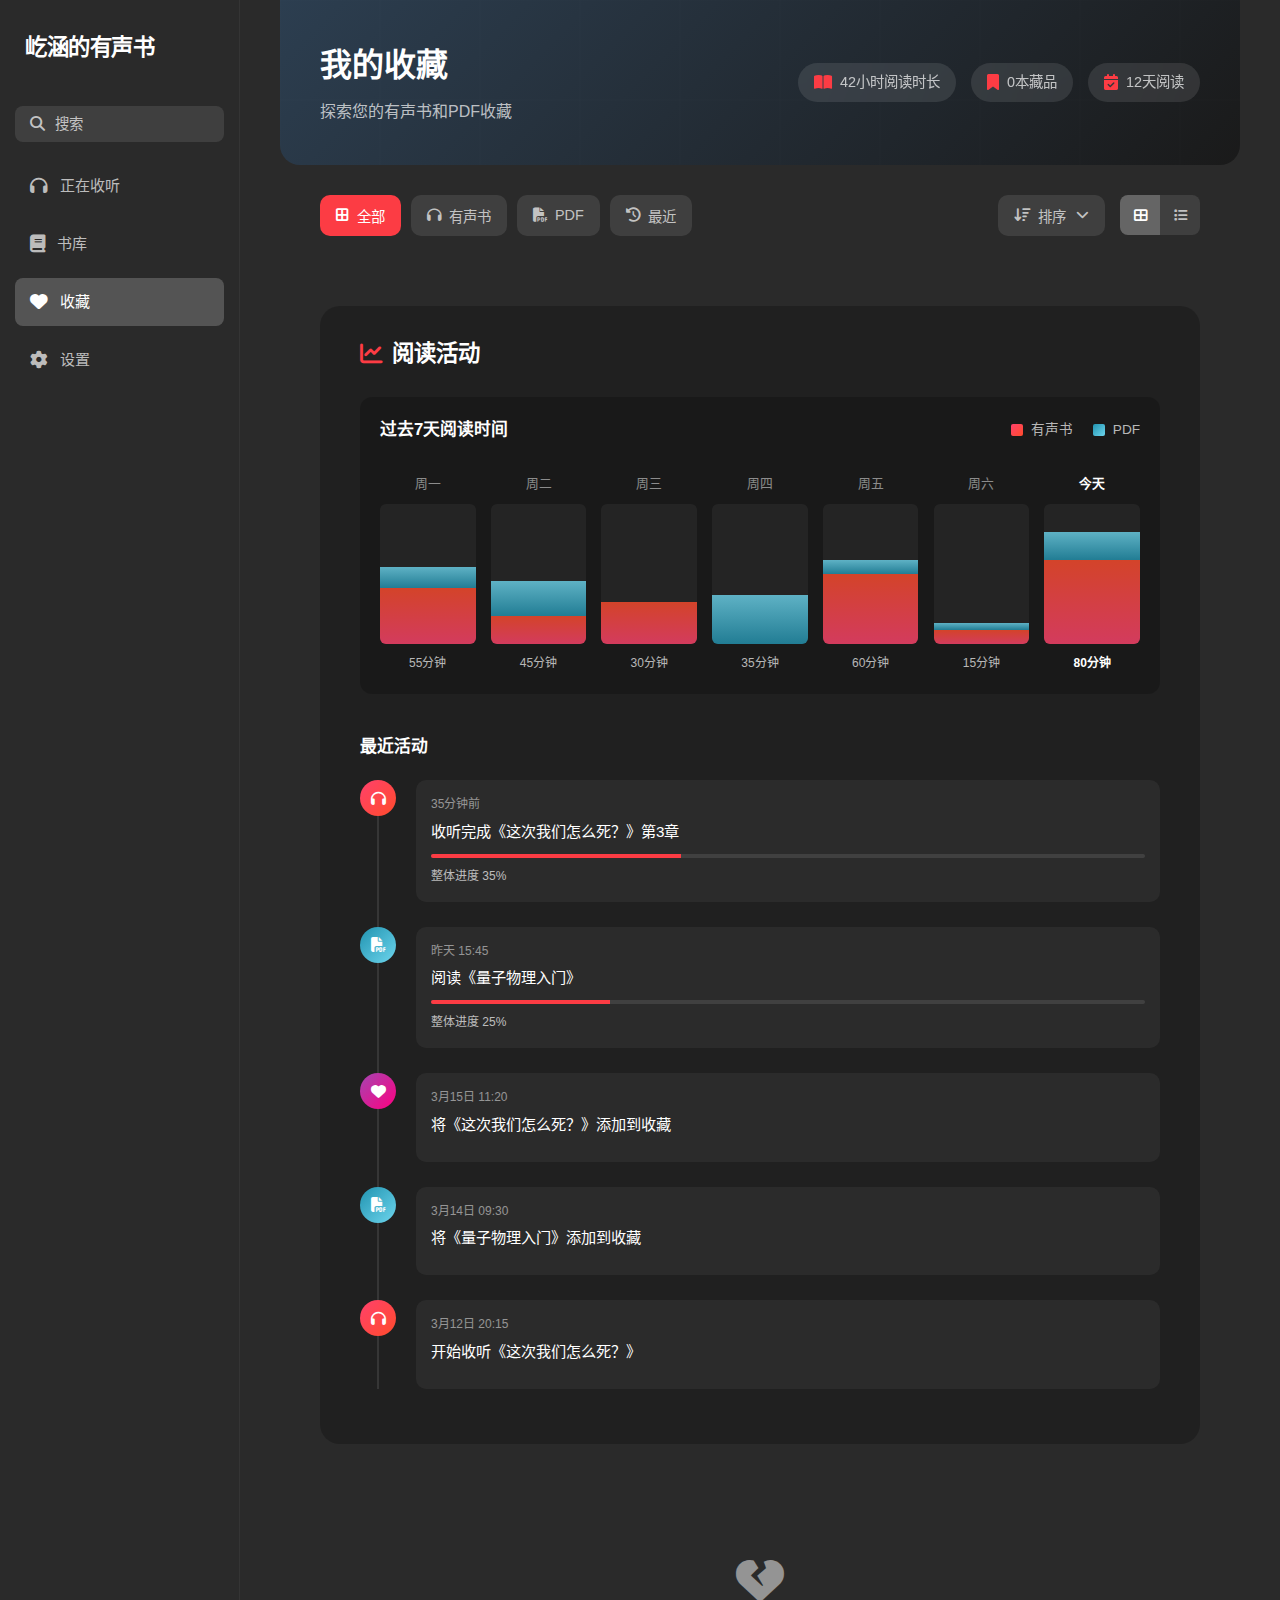
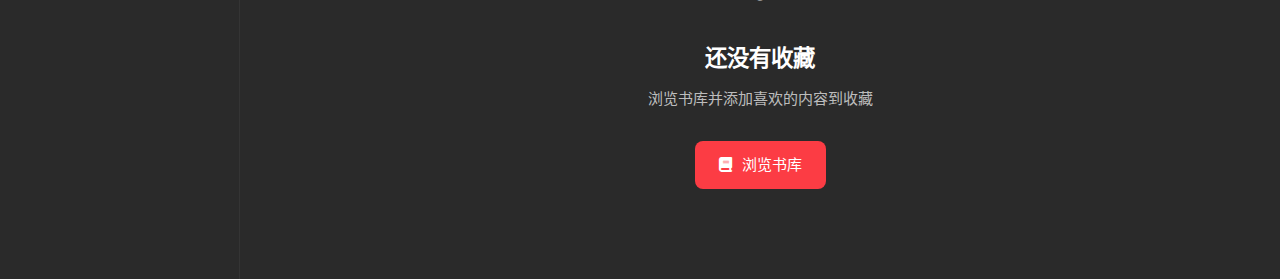
<file: favorites.html>
<!DOCTYPE html>
<html lang="zh-CN">
<head>
    <meta charset="UTF-8">
    <meta name="viewport" content="width=device-width, initial-scale=1.0">
    <title>收藏 - 屹涵的有声书</title>
    <link rel="stylesheet" href="base.css">
    <link rel="stylesheet" href="favorites.css">
    <link rel="stylesheet" href="animations.css">
    <link rel="stylesheet" href="https://cdnjs.cloudflare.com/ajax/libs/font-awesome/6.4.0/css/all.min.css">
</head>
<body class="favorites-page">
    <div class="container">
        <div class="sidebar">
            <div class="logo">
                <h1>屹涵的有声书</h1>
            </div>
            <div class="search-bar">
                <i class="fas fa-search"></i>
                <input type="text" placeholder="搜索">
            </div>
            <div class="nav-items">
                <a href="index.html" class="nav-item-link" data-href="index.html">
                    <div class="nav-item">
                        <i class="fas fa-headphones"></i>
                        <span>正在收听</span>
                    </div>
                </a>
                <a href="library.html" class="nav-item-link" data-href="library.html">
                    <div class="nav-item">
                        <i class="fas fa-book"></i>
                        <span>书库</span>
                    </div>
                </a>
                <div class="nav-item active">
                    <i class="fas fa-heart"></i>
                    <span>收藏</span>
                </div>
                <a href="settings.html" class="nav-item-link" data-href="settings.html">
                    <div class="nav-item">
                        <i class="fas fa-cog"></i>
                        <span>设置</span>
                    </div>
                </a>
            </div>
        </div>

        <main class="favorites-main">
            <div class="favorites-header">
                <div class="header-content">
                    <div class="header-text">
                        <h1>我的收藏</h1>
                        <p>探索您的有声书和PDF收藏</p>
                    </div>
                    <div class="header-stats">
                        <div class="stat-pill">
                            <i class="fas fa-book-open"></i>
                            <span>42小时阅读时长</span>
                        </div>
                        <div class="stat-pill">
                            <i class="fas fa-bookmark"></i>
                            <span>2本藏品</span>
                        </div>
                        <div class="stat-pill">
                            <i class="fas fa-calendar-check"></i>
                            <span>12天阅读</span>
                        </div>
                    </div>
                </div>
            </div>
            
            <div class="filters-bar">
                <div class="filters-group">
                    <button class="filter-btn active" data-filter="all">
                        <i class="fas fa-border-all"></i>
                        <span>全部</span>
                    </button>
                    <button class="filter-btn" data-filter="audiobook">
                        <i class="fas fa-headphones"></i>
                        <span>有声书</span>
                    </button>
                    <button class="filter-btn" data-filter="pdf">
                        <i class="fas fa-file-pdf"></i>
                        <span>PDF</span>
                    </button>
                    <button class="filter-btn" data-filter="recent">
                        <i class="fas fa-history"></i>
                        <span>最近</span>
                    </button>
                </div>

                <div class="view-sort-controls">
                    <div class="sort-dropdown">
                        <button class="sort-btn">
                            <i class="fas fa-sort-amount-down"></i>
                            <span>排序</span>
                            <i class="fas fa-chevron-down"></i>
                        </button>
                        <div class="sort-dropdown-menu">
                            <a href="#" data-sort="name-asc">按名称 (A-Z)</a>
                            <a href="#" data-sort="name-desc">按名称 (Z-A)</a>
                            <a href="#" data-sort="progress">按进度</a>
                            <a href="#" data-sort="recent">最近添加</a>
                        </div>
                    </div>
                    
                    <div class="view-toggle">
                        <button class="view-btn active" data-view="grid">
                            <i class="fas fa-th-large"></i>
                        </button>
                        <button class="view-btn" data-view="list">
                            <i class="fas fa-list"></i>
                        </button>
                    </div>
                </div>
            </div>
            
            <div class="collection-container">
                <div class="collection-grid">
                    <!-- 收藏内容将由JavaScript动态加载 -->
                </div>
            </div>
            
            <div class="activity-section">
                <h2 class="section-title">
                    <i class="fas fa-chart-line"></i>
                    阅读活动
                </h2>
                
                <!-- 静态阅读图表 -->
                <div class="activity-chart-container">
                    <div class="chart-header">
                        <h3>过去7天阅读时间</h3>
                        <div class="chart-legend">
                            <div class="legend-item">
                                <span class="legend-color audiobook-color"></span>
                                <span>有声书</span>
                            </div>
                            <div class="legend-item">
                                <span class="legend-color pdf-color"></span>
                                <span>PDF</span>
                            </div>
                        </div>
                    </div>
                    
                    <!-- 静态定义的阅读统计图表 -->
                    <div class="activity-chart">
                        <!-- 周一 -->
                        <div class="chart-bar-container static-chart">
                            <div class="chart-day">周一</div>
                            <div class="chart-bar">
                                <div class="bar-segment audiobook-segment" style="height: 40%"></div>
                                <div class="bar-segment pdf-segment" style="height: 15%"></div>
                            </div>
                            <div class="chart-value">55分钟</div>
                        </div>
                        
                        <!-- 周二 -->
                        <div class="chart-bar-container static-chart">
                            <div class="chart-day">周二</div>
                            <div class="chart-bar">
                                <div class="bar-segment audiobook-segment" style="height: 20%"></div>
                                <div class="bar-segment pdf-segment" style="height: 25%"></div>
                            </div>
                            <div class="chart-value">45分钟</div>
                        </div>
                        
                        <!-- 周三 -->
                        <div class="chart-bar-container static-chart">
                            <div class="chart-day">周三</div>
                            <div class="chart-bar">
                                <div class="bar-segment audiobook-segment" style="height: 30%"></div>
                                <div class="bar-segment pdf-segment" style="height: 0%"></div>
                            </div>
                            <div class="chart-value">30分钟</div>
                        </div>
                        
                        <!-- 周四 -->
                        <div class="chart-bar-container static-chart">
                            <div class="chart-day">周四</div>
                            <div class="chart-bar">
                                <div class="bar-segment audiobook-segment" style="height: 0%"></div>
                                <div class="bar-segment pdf-segment" style="height: 35%"></div>
                            </div>
                            <div class="chart-value">35分钟</div>
                        </div>
                        
                        <!-- 周五 -->
                        <div class="chart-bar-container static-chart">
                            <div class="chart-day">周五</div>
                            <div class="chart-bar">
                                <div class="bar-segment audiobook-segment" style="height: 50%"></div>
                                <div class="bar-segment pdf-segment" style="height: 10%"></div>
                            </div>
                            <div class="chart-value">60分钟</div>
                        </div>
                        
                        <!-- 周六 -->
                        <div class="chart-bar-container static-chart">
                            <div class="chart-day">周六</div>
                            <div class="chart-bar">
                                <div class="bar-segment audiobook-segment" style="height: 10%"></div>
                                <div class="bar-segment pdf-segment" style="height: 5%"></div>
                            </div>
                            <div class="chart-value">15分钟</div>
                        </div>
                        
                        <!-- 今天 -->
                        <div class="chart-bar-container today static-chart">
                            <div class="chart-day">今天</div>
                            <div class="chart-bar">
                                <div class="bar-segment audiobook-segment" style="height: 60%"></div>
                                <div class="bar-segment pdf-segment" style="height: 20%"></div>
                            </div>
                            <div class="chart-value">80分钟</div>
                        </div>
                    </div>
                </div>
                
                <!-- 静态时间线 -->
                <div class="activity-timeline">
                    <h3>最近活动</h3>
                    
                    <div class="timeline">
                        <!-- 静态定义的时间线项目 -->
                        <div class="timeline-item static-timeline">
                            <div class="timeline-icon audiobook-icon">
                                <i class="fas fa-headphones"></i>
                            </div>
                            <div class="timeline-content">
                                <div class="timeline-time">35分钟前</div>
                                <h4>收听完成《这次我们怎么死？》第3章</h4>
                                <div class="timeline-progress">
                                    <div class="timeline-progress-bar">
                                        <div class="timeline-progress-fill" style="width: 35%"></div>
                                    </div>
                                    <span>整体进度 35%</span>
                                </div>
                            </div>
                        </div>
                        
                        <div class="timeline-item static-timeline">
                            <div class="timeline-icon pdf-icon">
                                <i class="fas fa-file-pdf"></i>
                            </div>
                            <div class="timeline-content">
                                <div class="timeline-time">昨天 15:45</div>
                                <h4>阅读《量子物理入门》</h4>
                                <div class="timeline-progress">
                                    <div class="timeline-progress-bar">
                                        <div class="timeline-progress-fill" style="width: 25%"></div>
                                    </div>
                                    <span>整体进度 25%</span>
                                </div>
                            </div>
                        </div>
                        
                        <div class="timeline-item static-timeline">
                            <div class="timeline-icon heart-icon">
                                <i class="fas fa-heart"></i>
                            </div>
                            <div class="timeline-content">
                                <div class="timeline-time">3月15日 11:20</div>
                                <h4>将《这次我们怎么死？》添加到收藏</h4>
                            </div>
                        </div>

                        <div class="timeline-item static-timeline">
                            <div class="timeline-icon pdf-icon">
                                <i class="fas fa-file-pdf"></i>
                            </div>
                            <div class="timeline-content">
                                <div class="timeline-time">3月14日 09:30</div>
                                <h4>将《量子物理入门》添加到收藏</h4>
                            </div>
                        </div>

                        <div class="timeline-item static-timeline">
                            <div class="timeline-icon audiobook-icon">
                                <i class="fas fa-headphones"></i>
                            </div>
                            <div class="timeline-content">
                                <div class="timeline-time">3月12日 20:15</div>
                                <h4>开始收听《这次我们怎么死？》</h4>
                            </div>
                        </div>
                    </div>
                </div>
            </div>
            
            <div class="empty-state" style="display: none;">
                <div class="empty-icon">
                    <i class="fas fa-heart-broken"></i>
                </div>
                <h2>还没有收藏</h2>
                <p>浏览书库并添加喜欢的内容到收藏</p>
                <a href="library.html" class="primary-btn">
                    <i class="fas fa-book"></i>
                    浏览书库
                </a>
            </div>
        </main>
    </div>

    <!-- 脚本引用 -->
    <script src="audio-manager.js"></script>
    <script src="navigation.js"></script>
    <script src="config.js"></script>
    <script src="favorites.js"></script>
</body>
</html>
</file>
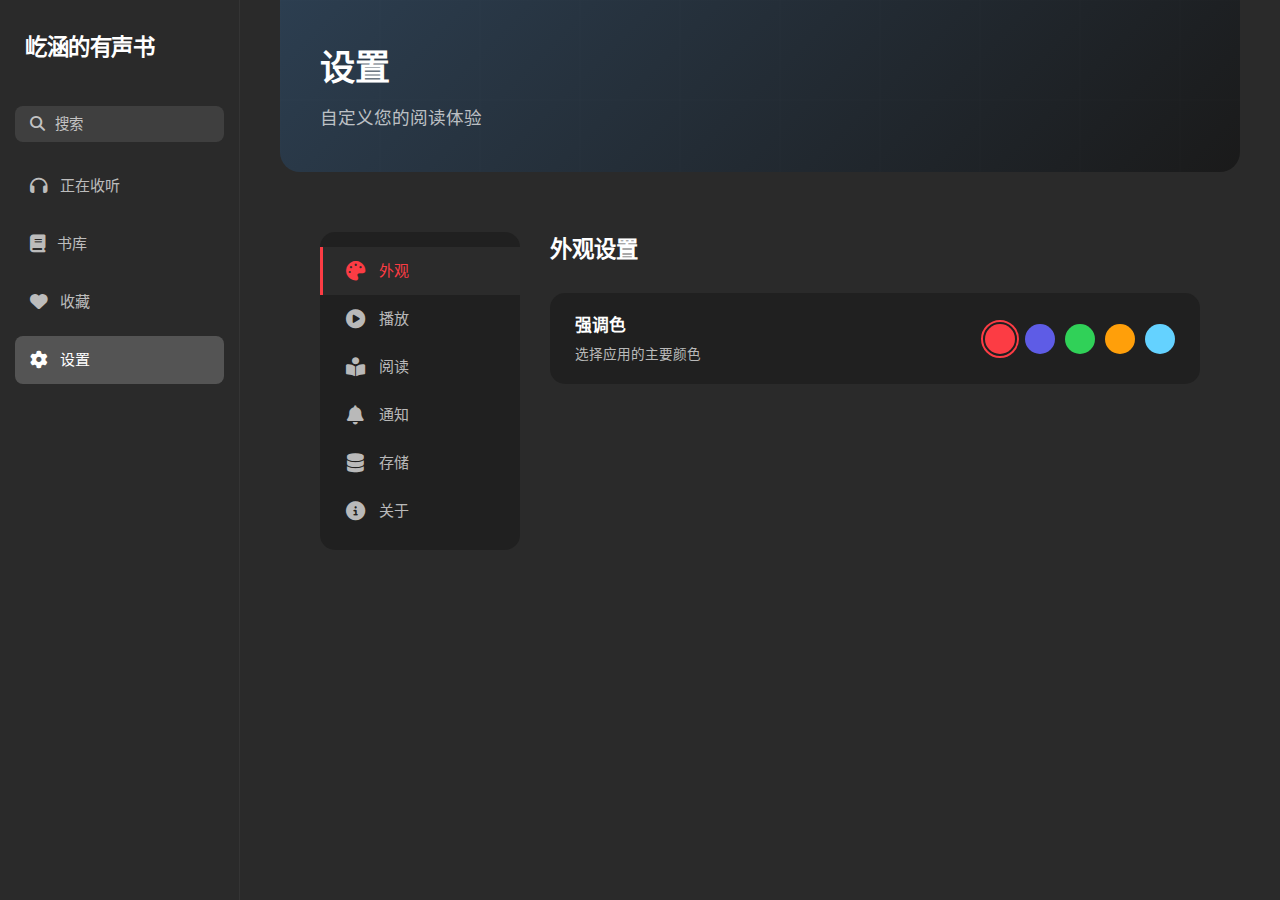
<file: settings.html>
<!DOCTYPE html>
<html lang="zh-CN">
<head>
    <meta charset="UTF-8">
    <meta name="viewport" content="width=device-width, initial-scale=1.0">
    <title>设置 - 屹涵的有声书</title>
    <link rel="stylesheet" href="base.css">
    <link rel="stylesheet" href="settings.css">
    <link rel="stylesheet" href="animations.css">
    <link rel="stylesheet" href="https://cdnjs.cloudflare.com/ajax/libs/font-awesome/6.4.0/css/all.min.css">
</head>
<body class="settings-page">
    <div class="container">
        <div class="sidebar">
            <div class="logo">
                <h1>屹涵的有声书</h1>
            </div>
            <div class="search-bar">
                <i class="fas fa-search"></i>
                <input type="text" placeholder="搜索">
            </div>
            <div class="nav-items">
                <a href="index.html" class="nav-item-link" data-href="index.html">
                    <div class="nav-item">
                        <i class="fas fa-headphones"></i>
                        <span>正在收听</span>
                    </div>
                </a>
                <a href="library.html" class="nav-item-link" data-href="library.html">
                    <div class="nav-item">
                        <i class="fas fa-book"></i>
                        <span>书库</span>
                    </div>
                </a>
                <a href="favorites.html" class="nav-item-link" data-href="favorites.html">
                    <div class="nav-item">
                        <i class="fas fa-heart"></i>
                        <span>收藏</span>
                    </div>
                </a>
                <div class="nav-item active">
                    <i class="fas fa-cog"></i>
                    <span>设置</span>
                </div>
            </div>
        </div>

        <main class="settings-main">
            <div class="settings-header">
                <div class="header-content">
                    <div class="header-text">
                        <h1>设置</h1>
                        <p>自定义您的阅读体验</p>
                    </div>
                </div>
            </div>
            
            <div class="settings-container">
                <!-- 设置分类导航 -->
                <div class="settings-nav">
                    <div class="settings-nav-item active" data-section="appearance">
                        <i class="fas fa-palette"></i>
                        <span>外观</span>
                    </div>
                    <div class="settings-nav-item" data-section="playback">
                        <i class="fas fa-play-circle"></i>
                        <span>播放</span>
                    </div>
                    <div class="settings-nav-item" data-section="reading">
                        <i class="fas fa-book-reader"></i>
                        <span>阅读</span>
                    </div>
                    <div class="settings-nav-item" data-section="notifications">
                        <i class="fas fa-bell"></i>
                        <span>通知</span>
                    </div>
                    <div class="settings-nav-item" data-section="storage">
                        <i class="fas fa-database"></i>
                        <span>存储</span>
                    </div>
                    <div class="settings-nav-item" data-section="about">
                        <i class="fas fa-info-circle"></i>
                        <span>关于</span>
                    </div>
                </div>
                
                <!-- 设置内容区域 -->
                <div class="settings-content">
                    <!-- 外观设置 -->
                    <div class="settings-section active" id="appearance-section">
                        <h2 class="section-title">外观设置</h2>
                        
                        <div class="settings-group">
                            <div class="setting-item">
                                <div class="setting-label">
                                    <h3>强调色</h3>
                                    <p>选择应用的主要颜色</p>
                                </div>
                                <div class="setting-control">
                                    <div class="color-options">
                                        <div class="color-option active" style="--color: #fc3c44;" data-color="#fc3c44"></div>
                                        <div class="color-option" style="--color: #5e5ce6;" data-color="#5e5ce6"></div>
                                        <div class="color-option" style="--color: #30d158;" data-color="#30d158"></div>
                                        <div class="color-option" style="--color: #ff9f0a;" data-color="#ff9f0a"></div>
                                        <div class="color-option" style="--color: #64d2ff;" data-color="#64d2ff"></div>
                                    </div>
                                </div>
                            </div>
                        </div>
                    </div>
                    
                    <!-- 播放设置 -->
                    <div class="settings-section" id="playback-section">
                        <h2 class="section-title">播放设置</h2>
                        
                        <div class="settings-group">
                            <div class="setting-item">
                                <div class="setting-label">
                                    <h3>默认音质</h3>
                                    <p>选择有声书的默认播放质量</p>
                                </div>
                                <div class="setting-control">
                                    <select class="select-box">
                                        <option value="normal">普通质量 (MP3)</option>
                                        <option value="high">高质量 (AAC)</option>
                                    </select>
                                </div>
                            </div>
                            
                            <div class="setting-item">
                                <div class="setting-label">
                                    <h3>自动播放</h3>
                                    <p>打开有声书时自动开始播放</p>
                                </div>
                                <div class="setting-control">
                                    <label class="toggle-switch">
                                        <input type="checkbox" checked>
                                        <span class="toggle-slider"></span>
                                    </label>
                                </div>
                            </div>
                            
                            <div class="setting-item">
                                <div class="setting-label">
                                    <h3>自动保存进度</h3>
                                    <p>自动记住上次播放位置</p>
                                </div>
                                <div class="setting-control">
                                    <label class="toggle-switch">
                                        <input type="checkbox" checked>
                                        <span class="toggle-slider"></span>
                                    </label>
                                </div>
                            </div>
                            
                            <div class="setting-item">
                                <div class="setting-label">
                                    <h3>默认音量</h3>
                                    <p>设置初始播放音量</p>
                                </div>
                                <div class="setting-control">
                                    <div class="range-slider">
                                        <button class="range-btn decrease">
                                            <i class="fas fa-volume-down"></i>
                                        </button>
                                        <div class="range-track">
                                            <div class="range-fill" style="width: 70%;"></div>
                                            <div class="range-handle" style="left: 70%;"></div>
                                        </div>
                                        <button class="range-btn increase">
                                            <i class="fas fa-volume-up"></i>
                                        </button>
                                    </div>
                                </div>
                            </div>
                        </div>
                    </div>
                    
                    <!-- 阅读设置 -->
                    <div class="settings-section" id="reading-section">
                        <h2 class="section-title">阅读设置</h2>
                        
                        <div class="settings-group">
                            <div class="setting-item">
                                <div class="setting-label">
                                    <h3>默认视图</h3>
                                    <p>设置收藏和书库页面的默认视图</p>
                                </div>
                                <div class="setting-control">
                                    <div class="button-group">
                                        <button class="button-option active">
                                            <i class="fas fa-th-large"></i>
                                            <span>网格</span>
                                        </button>
                                        <button class="button-option">
                                            <i class="fas fa-list"></i>
                                            <span>列表</span>
                                        </button>
                                    </div>
                                </div>
                            </div>
                            
                            <div class="setting-item">
                                <div class="setting-label">
                                    <h3>显示进度百分比</h3>
                                    <p>在封面上显示阅读进度</p>
                                </div>
                                <div class="setting-control">
                                    <label class="toggle-switch">
                                        <input type="checkbox" checked>
                                        <span class="toggle-slider"></span>
                                    </label>
                                </div>
                            </div>
                            
                            <div class="setting-item">
                                <div class="setting-label">
                                    <h3>PDF阅读器</h3>
                                    <p>选择默认的PDF阅读方式</p>
                                </div>
                                <div class="setting-control">
                                    <select class="select-box">
                                        <option value="internal">内置阅读器</option>
                                        <option value="external">系统默认应用</option>
                                    </select>
                                </div>
                            </div>
                            
                            <div class="setting-item" data-setting="pdfPreview">
                                <div class="setting-label">
                                    <h3>PDF封面预览</h3>
                                    <p>使用PDF文件第一页作为封面</p>
                                </div>
                                <div class="setting-control">
                                    <label class="toggle-switch">
                                        <input type="checkbox" id="pdf-preview-toggle" checked>
                                        <span class="toggle-slider"></span>
                                    </label>
                                </div>
                            </div>
                        </div>
                    </div>
                    
                    <!-- 通知设置 -->
                    <div class="settings-section" id="notifications-section">
                        <h2 class="section-title">通知设置</h2>
                        
                        <div class="settings-group">
                            <div class="setting-item">
                                <div class="setting-label">
                                    <h3>通知</h3>
                                    <p>启用或禁用应用通知</p>
                                </div>
                                <div class="setting-control">
                                    <label class="toggle-switch">
                                        <input type="checkbox" checked>
                                        <span class="toggle-slider"></span>
                                    </label>
                                </div>
                            </div>
                            
                            <div class="setting-item">
                                <div class="setting-label">
                                    <h3>新内容提醒</h3>
                                    <p>有新书籍或更新时通知</p>
                                </div>
                                <div class="setting-control">
                                    <label class="toggle-switch">
                                        <input type="checkbox" checked>
                                        <span class="toggle-slider"></span>
                                    </label>
                                </div>
                            </div>
                        </div>
                    </div>
                    
                    <!-- 存储设置 -->
                    <div class="settings-section" id="storage-section">
                        <h2 class="section-title">存储设置</h2>
                        
                        <div class="settings-group">
                            <div class="setting-item">
                                <div class="setting-label">
                                    <h3>存储使用情况</h3>
                                    <p>查看应用数据的存储情况</p>
                                </div>
                                <div class="storage-usage">
                                    <div class="storage-bar">
                                        <div class="storage-segment" style="width:60%; background:#ff375f;"></div>
                                        <div class="storage-segment" style="width:15%; background:#5e5ce6;"></div>
                                        <div class="storage-segment" style="width:10%; background:#30d158;"></div>
                                        <div class="storage-segment" style="width:5%; background:#ff9f0a;"></div>
                                    </div>
                                    <div class="storage-legend">
                                        <div class="storage-item">
                                            <span class="storage-color" style="background:#ff375f;"></span>
                                            <span>有声书 (6.5MB)</span>
                                        </div>
                                        <div class="storage-item">
                                            <span class="storage-color" style="background:#5e5ce6;"></span>
                                            <span>PDF文件 (1.2MB)</span>
                                        </div>
                                        <div class="storage-item">
                                            <span class="storage-color" style="background:#30d158;"></span>
                                            <span>封面图片 (0.8MB)</span>
                                        </div>
                                        <div class="storage-item">
                                            <span class="storage-color" style="background:#ff9f0a;"></span>
                                            <span>其他数据 (0.5MB)</span>
                                        </div>
                                    </div>
                                    <div class="storage-total">总计: 9.0MB</div>
                                </div>
                            </div>
                            
                            <div class="setting-item">
                                <div class="setting-label">
                                    <h3>清除缓存</h3>
                                    <p>删除临时文件</p>
                                </div>
                                <div class="setting-control">
                                    <button class="action-btn">
                                        <i class="fas fa-trash-alt"></i>
                                        <span>清除缓存</span>
                                    </button>
                                </div>
                            </div>
                            
                            <div class="setting-item">
                                <div class="setting-label">
                                    <h3>重置应用</h3>
                                    <p>将应用恢复到初始状态</p>
                                </div>
                                <div class="setting-control">
                                    <button class="action-btn dangerous">
                                        <i class="fas fa-exclamation-triangle"></i>
                                        <span>重置应用</span>
                                    </button>
                                </div>
                            </div>
                        </div>
                    </div>
                    
                    <!-- 关于设置 -->
                    <div class="settings-section" id="about-section">
                        <h2 class="section-title">关于</h2>
                        
                        <div class="settings-group">
                            <div class="setting-item">
                                <div class="about-info">
                                    <div class="app-logo">
                                        <i class="fas fa-book-reader"></i>
                                    </div>
                                    <h3 class="app-name">屹涵的有声书</h3>
                                    <p class="app-version">版本 1.0.0</p>
                                    <p class="app-copyright">© 2024 屹涵. 保留所有权利。</p>
                                    
                                    <div class="about-links">
                                        <a href="#" class="about-link">
                                            <i class="fas fa-shield-alt"></i>
                                            <span>隐私政策</span>
                                        </a>
                                        <a href="#" class="about-link">
                                            <i class="fas fa-file-contract"></i>
                                            <span>服务条款</span>
                                        </a>
                                        <a href="#" class="about-link">
                                            <i class="fas fa-envelope"></i>
                                            <span>联系我们</span>
                                        </a>
                                    </div>
                                </div>
                            </div>
                        </div>
                    </div>
                </div>
            </div>
        </main>
    </div>

    <script src="audio-manager.js"></script>
    <script src="navigation.js"></script>
    <script src="config.js"></script>
    <script src="settings.js"></script>
    <script>
        document.addEventListener('DOMContentLoaded', function() {
            // 设置导航交互
            const navItems = document.querySelectorAll('.settings-nav-item');
            const sections = document.querySelectorAll('.settings-section');
            
            navItems.forEach(item => {
                item.addEventListener('click', function() {
                    const sectionId = this.dataset.section;
                    
                    // 更新导航高亮
                    navItems.forEach(navItem => navItem.classList.remove('active'));
                    this.classList.add('active');
                    
                    // 显示对应内容区域
                    sections.forEach(section => {
                        section.classList.remove('active');
                        if (section.id === `${sectionId}-section`) {
                            section.classList.add('active');
                        }
                    });
                });
            });
            
            // 强调色选择
            const colorOptions = document.querySelectorAll('.color-option');
            colorOptions.forEach(option => {
                option.addEventListener('click', function() {
                    colorOptions.forEach(opt => opt.classList.remove('active'));
                    this.classList.add('active');
                    const color = this.dataset.color;
                    // 应用强调色
                    document.documentElement.style.setProperty('--highlight-color', color);
                });
            });
            
            // 范围滑块交互
            const rangeSliders = document.querySelectorAll('.range-slider');
            rangeSliders.forEach(slider => {
                const track = slider.querySelector('.range-track');
                const fill = slider.querySelector('.range-fill');
                const handle = slider.querySelector('.range-handle');
                const decrease = slider.querySelector('.decrease');
                const increase = slider.querySelector('.increase');
                
                // 点击滑动条的处理
                track.addEventListener('click', function(e) {
                    const rect = this.getBoundingClientRect();
                    const percentage = Math.max(0, Math.min(1, (e.clientX - rect.left) / rect.width));
                    updateRange(percentage);
                });
                
                // 减少按钮
                if (decrease) {
                    decrease.addEventListener('click', function() {
                        const currentWidth = parseFloat(fill.style.width) || 50;
                        const newPercentage = Math.max(0, (currentWidth - 10) / 100);
                        updateRange(newPercentage);
                    });
                }
                
                // 增加按钮
                if (increase) {
                    increase.addEventListener('click', function() {
                        const currentWidth = parseFloat(fill.style.width) || 50;
                        const newPercentage = Math.min(1, (currentWidth + 10) / 100);
                        updateRange(newPercentage);
                    });
                }
                
                // 更新范围滑块的函数
                function updateRange(percentage) {
                    const percentValue = `${percentage * 100}%`;
                    fill.style.width = percentValue;
                    handle.style.left = percentValue;
                }
            });
            
            // 开关交互
            const toggles = document.querySelectorAll('.toggle-switch input');
            toggles.forEach(toggle => {
                toggle.addEventListener('change', function() {
                    // 此处可以添加开关变化的处理代码
                });
            });
            
            // 按钮组交互
            const buttonOptions = document.querySelectorAll('.button-option');
            buttonOptions.forEach(button => {
                button.addEventListener('click', function() {
                    const parent = this.parentElement;
                    parent.querySelectorAll('.button-option').forEach(btn => {
                        btn.classList.remove('active');
                    });
                    this.classList.add('active');
                });
            });
            
            // 从配置中应用已保存的设置
            if (window.AppConfig) {
                // 应用强调色
                const savedColor = window.AppConfig.general.highlightColor || '#fc3c44';
                document.documentElement.style.setProperty('--highlight-color', savedColor);
                
                // 应用其他保存的设置
                // ...
            }
        });
    </script>
</body>
</html>
</file>
<file: base.css>
/* 基础样式和重置 */
* {
    margin: 0;
    padding: 0;
    box-sizing: border-box;
    font-family: -apple-system, BlinkMacSystemFont, 'SF Pro Display', 'PingFang SC', 'Helvetica Neue', Arial, sans-serif;
}

:root {
    --primary-bg: #1a1a1a;
    --secondary-bg: #2a2a2a;
    --card-bg: rgba(30, 30, 30, 0.75);
    --highlight-color: #fc3c44;
    --highlight-hover: #fd5058;
    --text-primary: #ffffff;
    --text-secondary: rgba(255, 255, 255, 0.7);
    --text-tertiary: rgba(255, 255, 255, 0.5);
    --button-bg: rgba(255, 255, 255, 0.1);
    --button-hover: rgba(255, 255, 255, 0.15);
    --button-active: rgba(255, 255, 255, 0.2);
    --progress-bg: rgba(255, 255, 255, 0.2);
    --progress-color: var(--text-primary);
    --card-shadow: 0 10px 30px rgba(0, 0, 0, 0.3);
    --sidebar-width: 240px;
}

body {
    background-color: var(--primary-bg);
    color: var(--text-primary);
    line-height: 1.6;
    min-height: 100vh;
    display: flex;
    flex-direction: column;
    font-size: 15px;
}

.container {
    width: 100%;
    min-height: 100vh;
    display: flex;
}

/* 侧边栏样式 */
.sidebar {
    width: var(--sidebar-width);
    background: var(--secondary-bg);
    padding: 30px 15px;
    display: flex;
    flex-direction: column;
    flex-shrink: 0;
    border-right: 1px solid rgba(255, 255, 255, 0.05);
    z-index: 100;
}

.logo {
    margin-bottom: 40px;
    padding: 0 10px;
}

.logo h1 {
    font-size: 1.4rem;
    font-weight: 600;
    letter-spacing: -0.5px;
    color: var(--text-primary);
}

/* 搜索栏 */
.search-bar {
    display: flex;
    align-items: center;
    background: rgba(255, 255, 255, 0.1);
    border-radius: 8px;
    padding: 10px 15px;
    margin-bottom: 20px;
}

.search-bar i {
    color: var(--text-secondary);
    margin-right: 10px;
}

.search-bar input {
    background: none;
    border: none;
    color: var(--text-primary);
    width: 100%;
    font-size: 0.9rem;
    outline: none;
}

.search-bar input::placeholder {
    color: var(--text-secondary);
}

.nav-items {
    display: flex;
    flex-direction: column;
    gap: 10px;
}

.nav-item {
    display: flex;
    align-items: center;
    padding: 12px 15px;
    border-radius: 8px;
    cursor: pointer;
    transition: background-color 0.2s;
    color: var(--text-secondary);
    position: relative;
}

.nav-item-link {
    text-decoration: none;
    color: inherit;
    display: block;
}

.nav-item-link .nav-item:hover {
    background-color: var(--button-hover);
}

.nav-item:hover {
    background-color: var(--button-hover);
}

.nav-item.active {
    background-color: var(--button-active);
    color: var(--text-primary);
}

.nav-item i {
    margin-right: 12px;
    font-size: 1.1rem;
}

/* 分类部分 */
.category-section {
    margin-top: 30px;
    padding-top: 20px;
    border-top: 1px solid rgba(255, 255, 255, 0.05);
}

.category-section h3 {
    color: var(--text-secondary);
    font-size: 0.9rem;
    font-weight: 600;
    padding: 0 15px;
    margin-bottom: 15px;
}

.category-items {
    display: flex;
    flex-direction: column;
    gap: 8px;
}

.category-item {
    display: flex;
    align-items: center;
    padding: 10px 15px;
    border-radius: 8px;
    cursor: pointer;
    transition: background-color 0.2s;
    color: var(--text-secondary);
}

.category-item:hover {
    background-color: var(--button-hover);
}

.category-item.active {
    background-color: var(--button-active);
    color: var(--text-primary);
}

.category-item i {
    margin-right: 12px;
    font-size: 1rem;
}

/* 主内容区域 */
main {
    flex: 1;
    padding: 30px 40px;
    overflow-y: auto;
    display: flex;
    flex-direction: column;
    gap: 40px;
    position: relative;
    z-index: 1;
}

/* 响应式设计 - 移动设备共享样式 */
@media (max-width: 768px) {
    .container {
        flex-direction: column;
    }
    
    .sidebar {
        width: 100%;
        padding: 20px;
        flex-direction: row;
        align-items: center;
        justify-content: space-between;
        border-right: none;
        border-bottom: 1px solid rgba(255, 255, 255, 0.05);
    }
    
    .logo {
        margin-bottom: 0;
    }
    
    .search-bar {
        display: none;
    }
    
    .category-section {
        display: none;
    }
    
    .nav-items {
        flex-direction: row;
    }
    
    .nav-item {
        padding: 10px;
    }
    
    .nav-item span {
        display: none;
    }
    
    .nav-item i {
        margin-right: 0;
    }
    
    main {
        padding: 20px;
    }
}
</file>
<file: favorites.css>
/* 收藏页面特定样式 */

/* 主内容区域 */
.favorites-main {
    gap: 0;
    padding-top: 0;
    background-color: var(--secondary-bg);
}

/* 页面标题区域 */
.favorites-header {
    background: linear-gradient(135deg, #2c3e50, #1a1a1a);
    padding: 40px;
    border-radius: 0 0 20px 20px;
    margin-bottom: 30px;
    position: relative;
    overflow: hidden;
}

.favorites-header:before {
    content: '';
    position: absolute;
    top: 0;
    left: 0;
    right: 0;
    bottom: 0;
    background: url('data:image/svg+xml;utf8,<svg xmlns="http://www.w3.org/2000/svg" width="100" height="100" viewBox="0 0 100 100"><rect width="100" height="100" fill="none" stroke="%23ffffff" stroke-opacity="0.05" stroke-width="1"/></svg>');
    opacity: 0.2;
    z-index: 0;
}

.header-content {
    position: relative;
    z-index: 1;
    display: flex;
    justify-content: space-between;
    align-items: center;
    flex-wrap: wrap;
    gap: 20px;
}

.header-text h1 {
    font-size: 2rem;
    font-weight: 700;
    margin-bottom: 8px;
    color: var(--text-primary);
}

.header-text p {
    color: var(--text-secondary);
    font-size: 1rem;
    max-width: 500px;
}

.header-stats {
    display: flex;
    gap: 15px;
    flex-wrap: wrap;
}

.stat-pill {
    display: flex;
    align-items: center;
    gap: 8px;
    background: rgba(255, 255, 255, 0.1);
    backdrop-filter: blur(10px);
    border-radius: 20px;
    padding: 8px 16px;
    font-size: 0.9rem;
    color: var(--text-secondary);
    transition: transform 0.2s, background 0.2s;
}

.stat-pill:hover {
    transform: translateY(-3px);
    background: rgba(255, 255, 255, 0.15);
    color: var(--text-primary);
}

.stat-pill i {
    color: var(--highlight-color);
    font-size: 1rem;
}

/* 过滤栏 */
.filters-bar {
    display: flex;
    justify-content: space-between;
    align-items: center;
    margin-bottom: 30px;
    padding: 0 40px;
    flex-wrap: wrap;
    gap: 20px;
}

.filters-group {
    display: flex;
    gap: 10px;
    flex-wrap: wrap;
}

.filter-btn {
    display: flex;
    align-items: center;
    gap: 8px;
    padding: 10px 16px;
    border-radius: 10px;
    background: var(--button-bg);
    border: none;
    color: var(--text-secondary);
    font-size: 0.9rem;
    font-weight: 500;
    cursor: pointer;
    transition: all 0.2s;
}

.filter-btn:hover {
    background: var(--button-hover);
    color: var(--text-primary);
}

.filter-btn.active {
    background: var(--highlight-color);
    color: white;
}

.filter-btn i {
    font-size: 0.9rem;
}

.view-sort-controls {
    display: flex;
    gap: 15px;
    align-items: center;
}

.sort-dropdown {
    position: relative;
}

.sort-btn {
    display: flex;
    align-items: center;
    gap: 8px;
    padding: 10px 16px;
    border-radius: 10px;
    background: var(--button-bg);
    border: none;
    color: var(--text-secondary);
    font-size: 0.9rem;
    cursor: pointer;
    transition: all 0.2s;
}

.sort-btn:hover {
    background: var(--button-hover);
    color: var(--text-primary);
}

.sort-btn i:last-child {
    font-size: 0.8rem;
    margin-left: 2px;
}

.sort-dropdown-menu {
    position: absolute;
    top: 100%;
    right: 0;
    margin-top: 5px;
    background: var(--card-bg);
    backdrop-filter: blur(20px);
    border-radius: 10px;
    box-shadow: 0 10px 25px rgba(0, 0, 0, 0.2);
    width: 180px;
    z-index: 100;
    overflow: hidden;
    opacity: 0;
    visibility: hidden;
    transform: translateY(10px);
    transition: all 0.2s;
}

.sort-dropdown:hover .sort-dropdown-menu {
    opacity: 1;
    visibility: visible;
    transform: translateY(0);
}

.sort-dropdown-menu a {
    display: block;
    padding: 12px 16px;
    color: var(--text-secondary);
    text-decoration: none;
    font-size: 0.9rem;
    transition: all 0.2s;
}

.sort-dropdown-menu a:hover {
    background: var(--button-hover);
    color: var(--text-primary);
}

.view-toggle {
    display: flex;
    background: var(--button-bg);
    border-radius: 8px;
    overflow: hidden;
}

.view-btn {
    border: none;
    background: transparent;
    color: var(--text-secondary);
    width: 40px;
    height: 40px;
    display: flex;
    align-items: center;
    justify-content: center;
    cursor: pointer;
    transition: all 0.2s;
}

.view-btn:hover {
    color: var(--text-primary);
}

.view-btn.active {
    background: var(--button-active);
    color: var(--text-primary);
}

/* 收藏项目容器 */
.collection-container {
    padding: 0 40px;
    margin-bottom: 40px;
}

.collection-grid {
    display: grid;
    grid-template-columns: repeat(auto-fill, minmax(240px, 1fr));
    gap: 25px;
}

.collection-grid.list-view {
    grid-template-columns: 1fr;
}

/* 收藏项目卡片 */
.collection-item {
    background: var(--card-bg);
    border-radius: 16px;
    overflow: hidden;
    transition: transform 0.3s, box-shadow 0.3s;
    position: relative;
}

.collection-item:hover {
    transform: translateY(-8px);
    box-shadow: 0 15px 30px rgba(0, 0, 0, 0.2);
}

.item-cover {
    position: relative;
    width: 100%;
    height: 0;
    padding-bottom: 140%;
    overflow: hidden;
}

.item-cover img {
    position: absolute;
    width: 100%;
    height: 100%;
    object-fit: cover;
    transition: transform 0.5s;
}

.collection-item:hover .item-cover img {
    transform: scale(1.05);
}

.item-badge {
    position: absolute;
    top: 15px;
    left: 15px;
    width: 32px;
    height: 32px;
    border-radius: 50%;
    display: flex;
    align-items: center;
    justify-content: center;
    color: white;
}

.audiobook-badge {
    background: linear-gradient(135deg, #ff416c, #ff4b2b);
}

.pdf-badge {
    background: linear-gradient(135deg, #2193b0, #6dd5ed);
}

.item-actions {
    position: absolute;
    top: 15px;
    right: 15px;
    display: flex;
    flex-direction: column;
    gap: 10px;
    opacity: 0;
    transform: translateX(10px);
    transition: all 0.3s;
}

.collection-item:hover .item-actions {
    opacity: 1;
    transform: translateX(0);
}

.action-btn {
    width: 36px;
    height: 36px;
    border-radius: 50%;
    background: rgba(0, 0, 0, 0.6);
    border: none;
    display: flex;
    align-items: center;
    justify-content: center;
    cursor: pointer;
    color: white;
    transition: all 0.2s;
}

.play-btn {
    background: var(--highlight-color);
}

.play-btn:hover {
    background: #ff2c38;
    transform: scale(1.1);
}

.read-btn {
    background: #2193b0;
}

.read-btn:hover {
    background: #1c7a8c;
    transform: scale(1.1);
}

.remove-btn:hover {
    background: rgba(0, 0, 0, 0.8);
    color: #ff4b4b;
    transform: scale(1.1);
}

.progress-overlay {
    position: absolute;
    bottom: 15px;
    right: 15px;
}

.progress-ring {
    width: 44px;
    height: 44px;
    position: relative;
    display: flex;
    align-items: center;
    justify-content: center;
}

.progress-ring svg {
    transform: rotate(-90deg);
}

.progress-ring-circle-bg {
    fill: transparent;
    stroke: rgba(0, 0, 0, 0.3);
    stroke-width: 4;
}

.progress-ring-circle {
    fill: transparent;
    stroke: white;
    stroke-width: 4;
    stroke-linecap: round;
    stroke-dasharray: 126;
    transition: stroke-dashoffset 0.3s;
}

.progress-text {
    position: absolute;
    font-size: 0.7rem;
    font-weight: 600;
    color: white;
}

.item-info {
    padding: 20px;
}

.item-title {
    font-size: 1.05rem;
    font-weight: 600;
    margin-bottom: 6px;
    white-space: nowrap;
    overflow: hidden;
    text-overflow: ellipsis;
    color: var(--text-primary);
}

.item-author {
    font-size: 0.85rem;
    color: var(--text-secondary);
    margin-bottom: 10px;
    white-space: nowrap;
    overflow: hidden;
    text-overflow: ellipsis;
}

.item-meta {
    display: flex;
    justify-content: space-between;
    font-size: 0.8rem;
    color: var(--text-tertiary);
    margin-bottom: 10px;
}

.item-duration i,
.item-pages i {
    margin-right: 4px;
}

.audiobook-type {
    color: #ff416c;
}

.pdf-type {
    color: #2193b0;
}

.item-last-activity {
    font-size: 0.75rem;
    color: var(--text-tertiary);
    display: flex;
    align-items: center;
    gap: 5px;
}

.item-link {
    position: absolute;
    top: 0;
    left: 0;
    width: 100%;
    height: 100%;
    z-index: 1;
}

.item-actions button {
    z-index: 2;
    position: relative;
}

/* 列表视图样式覆盖 */
.collection-grid.list-view .collection-item {
    display: flex;
    height: 140px;
}

.collection-grid.list-view .item-cover {
    width: 100px;
    height: 100%;
    padding-bottom: 0;
    flex-shrink: 0;
}

.collection-grid.list-view .item-info {
    flex: 1;
}

/* 活动部分 */
.activity-section {
    padding: 30px 40px;
    margin-top: 20px;
    background: var(--card-bg);
    border-radius: 20px;
    margin: 0 40px 40px;
}

.section-title {
    font-size: 1.4rem;
    font-weight: 600;
    margin-bottom: 25px;
    display: flex;
    align-items: center;
    gap: 10px;
}

.section-title i {
    color: var(--highlight-color);
}

/* 图表容器 */
.activity-chart-container {
    background: rgba(0, 0, 0, 0.2);
    border-radius: 12px;
    padding: 20px;
    margin-bottom: 30px;
}

.chart-header {
    display: flex;
    justify-content: space-between;
    margin-bottom: 20px;
    flex-wrap: wrap;
    gap: 15px;
}

.chart-header h3 {
    font-size: 1.05rem;
    font-weight: 600;
    color: var(--text-primary);
}

.chart-legend {
    display: flex;
    gap: 20px;
}

.legend-item {
    display: flex;
    align-items: center;
    gap: 8px;
    font-size: 0.85rem;
    color: var(--text-secondary);
}

.legend-color {
    display: block;
    width: 12px;
    height: 12px;
    border-radius: 2px;
}

.audiobook-color {
    background: linear-gradient(135deg, #ff416c, #ff4b2b);
}

.pdf-color {
    background: linear-gradient(135deg, #2193b0, #6dd5ed);
}

/* 活动图表 */
.activity-chart {
    display: flex;
    height: 200px;
    gap: 2%;
    align-items: flex-end;
    margin-top: 30px;
}

.chart-bar-container {
    flex: 1;
    display: flex;
    flex-direction: column;
    align-items: center;
    gap: 10px;
}

/* 静态图表特定样式 */
.chart-bar-container.static-chart {
    animation: fadeIn 0.5s ease-in-out;
    animation-fill-mode: both;
}

.chart-bar-container.static-chart:nth-child(1) { animation-delay: 0.1s; }
.chart-bar-container.static-chart:nth-child(2) { animation-delay: 0.2s; }
.chart-bar-container.static-chart:nth-child(3) { animation-delay: 0.3s; }
.chart-bar-container.static-chart:nth-child(4) { animation-delay: 0.4s; }
.chart-bar-container.static-chart:nth-child(5) { animation-delay: 0.5s; }
.chart-bar-container.static-chart:nth-child(6) { animation-delay: 0.6s; }
.chart-bar-container.static-chart:nth-child(7) { animation-delay: 0.7s; }

.chart-day {
    font-size: 0.8rem;
    color: var(--text-tertiary);
}

.chart-bar {
    width: 100%;
    height: 140px;
    background: rgba(255, 255, 255, 0.05);
    border-radius: 6px;
    overflow: hidden;
    position: relative;
    display: flex;
    flex-direction: column-reverse;
}

.bar-segment {
    width: 100%;
    transition: height 1s cubic-bezier(0.22, 1, 0.36, 1);
}

.audiobook-segment {
    background: linear-gradient(0deg, rgba(255,65,108,0.8), rgba(255,75,43,0.8));
}

.pdf-segment {
    background: linear-gradient(0deg, rgba(33,147,176,0.8), rgba(109,213,237,0.8));
}

.chart-value {
    font-size: 0.75rem;
    color: var(--text-secondary);
    font-weight: 500;
}

.chart-bar-container.today .chart-day,
.chart-bar-container.today .chart-value {
    color: var(--text-primary);
    font-weight: 600;
}

.chart-bar-container:hover .bar-segment.audiobook-segment {
    background: linear-gradient(0deg, rgba(255,65,108,1), rgba(255,75,43,1));
}

.chart-bar-container:hover .bar-segment.pdf-segment {
    background: linear-gradient(0deg, rgba(33,147,176,1), rgba(109,213,237,1));
}

/* 活动时间线 */
.activity-timeline {
    margin-top: 40px;
}

.activity-timeline h3 {
    font-size: 1.05rem;
    font-weight: 600;
    color: var(--text-primary);
    margin-bottom: 20px;
}

.timeline {
    position: relative;
}

.timeline:before {
    content: '';
    position: absolute;
    top: 0;
    bottom: 0;
    left: 17px;
    width: 2px;
    background: rgba(255, 255, 255, 0.1);
}

.timeline-item {
    display: flex;
    gap: 20px;
    margin-bottom: 25px;
    position: relative;
}

/* 静态时间线特定样式 */
.timeline-item.static-timeline {
    animation: slideInLeft 0.5s ease-in-out;
    animation-fill-mode: both;
}

.timeline-item.static-timeline:nth-child(1) { animation-delay: 0.1s; }
.timeline-item.static-timeline:nth-child(2) { animation-delay: 0.3s; }
.timeline-item.static-timeline:nth-child(3) { animation-delay: 0.5s; }
.timeline-item.static-timeline:nth-child(4) { animation-delay: 0.7s; }
.timeline-item.static-timeline:nth-child(5) { animation-delay: 0.9s; }

.timeline-icon {
    width: 36px;
    height: 36px;
    border-radius: 50%;
    display: flex;
    align-items: center;
    justify-content: center;
    background: var(--button-bg);
    color: white;
    position: relative;
    z-index: 1;
    flex-shrink: 0;
}

.audiobook-icon {
    background: linear-gradient(135deg, #ff416c, #ff4b2b);
}

.pdf-icon {
    background: linear-gradient(135deg, #2193b0, #6dd5ed);
}

.heart-icon {
    background: linear-gradient(135deg, #a445b2, #ff0080);
}

.timeline-content {
    flex: 1;
    background: rgba(255, 255, 255, 0.05);
    border-radius: 10px;
    padding: 15px;
}

.timeline-time {
    font-size: 0.75rem;
    color: var(--text-tertiary);
    margin-bottom: 5px;
}

.timeline-content h4 {
    font-size: 0.95rem;
    font-weight: 500;
    color: var(--text-primary);
    margin-bottom: 10px;
}

.timeline-progress {
    margin-top: 10px;
}

.timeline-progress-bar {
    height: 4px;
    background: rgba(255, 255, 255, 0.1);
    border-radius: 2px;
    overflow: hidden;
    margin-bottom: 5px;
}

.timeline-progress-fill {
    height: 100%;
    background: var(--highlight-color);
}

.timeline-progress span {
    font-size: 0.75rem;
    color: var(--text-secondary);
}

/* 空状态 */
.empty-state {
    text-align: center;
    padding: 60px 20px;
}

.empty-icon {
    font-size: 3rem;
    color: var(--text-tertiary);
    margin-bottom: 20px;
}

.empty-state h2 {
    font-size: 1.4rem;
    font-weight: 600;
    margin-bottom: 10px;
    color: var(--text-primary);
}

.empty-state p {
    color: var(--text-secondary);
    margin-bottom: 30px;
    max-width: 400px;
    margin-left: auto;
    margin-right: auto;
}

.primary-btn {
    display: inline-flex;
    align-items: center;
    gap: 10px;
    padding: 12px 24px;
    background: var(--highlight-color);
    color: white;
    border-radius: 8px;
    text-decoration: none;
    font-weight: 500;
    transition: all 0.2s;
}

.primary-btn:hover {
    transform: translateY(-3px);
    box-shadow: 0 8px 15px rgba(252, 60, 68, 0.3);
}

/* 静态数据的入场动画 */
@keyframes fadeIn {
    from { 
        opacity: 0;
        transform: translateY(20px);
    }
    to { 
        opacity: 1;
        transform: translateY(0);
    }
}

@keyframes slideInLeft {
    from {
        opacity: 0;
        transform: translateX(-20px);
    }
    to {
        opacity: 1;
        transform: translateX(0);
    }
}

/* 响应式设计 */
@media (max-width: 900px) {
    .favorites-header,
    .filters-bar,
    .collection-container,
    .activity-section {
        padding-left: 20px;
        padding-right: 20px;
    }
    
    .header-content {
        flex-direction: column;
        align-items: flex-start;
    }
    
    .filters-bar {
        flex-direction: column;
        align-items: flex-start;
    }
    
    .collection-grid {
        grid-template-columns: repeat(auto-fill, minmax(200px, 1fr));
    }
    
    .activity-chart {
        height: 150px;
    }
}

@media (max-width: 600px) {
    .collection-grid {
        grid-template-columns: repeat(auto-fill, minmax(160px, 1fr));
    }
    
    .chart-header {
        flex-direction: column;
        align-items: flex-start;
    }
    
    .timeline-item {
        gap: 10px;
    }
    
    .timeline-icon {
        width: 30px;
        height: 30px;
        font-size: 0.85rem;
    }
    
    .timeline:before {
        left: 14px;
    }
}

@media (max-width: 480px) {
    .stat-pill {
        width: 100%;
    }
    
    .collection-grid {
        grid-template-columns: 1fr;
    }
    
    .activity-chart {
        overflow-x: auto;
        margin: 0 -20px;
        padding: 0 20px;
    }
    
    .chart-bar-container {
        min-width: 60px;
    }
}

/* 开发者配置面板样式 */
.dev-panel {
    margin-top: 30px;
    background: rgba(0, 0, 0, 0.2);
    border-radius: 10px;
    overflow: hidden;
    font-size: 0.85rem;
    margin-left: 15px;
    margin-right: 15px;
    border: 1px solid rgba(255, 255, 255, 0.1);
}

.dev-panel-header {
    padding: 10px 15px;
    background: rgba(0, 0, 0, 0.3);
    display: flex;
    align-items: center;
}

.dev-panel-header h3 {
    font-size: 0.9rem;
    font-weight: 600;
    margin: 0;
    color: var(--highlight-color);
    display: flex;
    align-items: center;
    gap: 8px;
}

.dev-panel-content {
    padding: 15px;
}

.dev-option {
    margin-bottom: 15px;
    display: flex;
    justify-content: space-between;
    align-items: center;
}

.dev-option:last-child {
    margin-bottom: 0;
}

.dev-option label {
    color: var(--text-secondary);
}

/* 开关样式 */
.switch-container {
    position: relative;
    display: inline-block;
}

.switch-input {
    opacity: 0;
    width: 0;
    height: 0;
    position: absolute;
}

.switch-label {
    display: block;
    width: 75px;
    height: 30px;
    background: var(--button-bg);
    border-radius: 15px;
    position: relative;
    cursor: pointer;
    transition: background 0.3s;
    overflow: hidden;
}

.switch-input:checked + .switch-label {
    background: var(--highlight-color);
}

.switch-on,
.switch-off {
    position: absolute;
    font-size: 0.7rem;
    font-weight: 600;
    width: 45px;
    text-align: center;
    transition: all 0.3s;
    z-index: 1;
    line-height: 30px;
    color: white;
}

.switch-on {
    left: 0;
    opacity: 0;
}

.switch-off {
    right: 0;
    opacity: 1;
}

.switch-input:checked + .switch-label .switch-on {
    opacity: 1;
}

.switch-input:checked + .switch-label .switch-off {
    opacity: 0;
}

.switch-handle {
    position: absolute;
    top: 3px;
    left: 3px;
    width: 24px;
    height: 24px;
    border-radius: 50%;
    background: white;
    transition: transform 0.3s;
    z-index: 2;
}

.switch-input:checked + .switch-label .switch-handle {
    transform: translateX(45px);
}

@media (max-width: 768px) {
    .dev-panel {
        margin-top: 20px;
        margin-left: 10px;
        margin-right: 10px;
    }
}
</file>
<file: animations.css>
/* 动画效果样式 */

/* 播放动画 */
.cover-img.playing {
    animation: pulse 2s infinite ease-in-out;
}

@keyframes pulse {
    0% { transform: scale(1); }
    50% { transform: scale(1.03); }
    100% { transform: scale(1); }
}

/* 按钮点击动画 */
.action-btn.clicked {
    transform: scale(0.95);
}

/* 淡入效果 */
.fade-in {
    animation: fadeIn 0.5s ease-in-out;
}

@keyframes fadeIn {
    from { opacity: 0; }
    to { opacity: 1; }
}

/* 淡出效果 */
.fade-out {
    animation: fadeOut 0.3s ease-in-out forwards;
}

@keyframes fadeOut {
    from { opacity: 1; transform: translateY(0); }
    to { opacity: 0; transform: translateY(-10px); }
}

/* 跳动效果 */
.bounce {
    animation: bounce 0.5s ease;
}

@keyframes bounce {
    0%, 100% { transform: translateY(0); }
    50% { transform: translateY(-10px); }
}

/* 列表视图的样式 */
.books-grid.list-view {
    grid-template-columns: 1fr !important;
    gap: 15px;
}

.books-grid.list-view .book-item {
    display: flex;
    align-items: center;
    gap: 20px;
}

.books-grid.list-view .book-cover {
    width: 80px !important;
    flex-shrink: 0;
}

/* 悬浮阴影效果 */
.hover-shadow {
    transition: box-shadow 0.3s, transform 0.3s;
}

.hover-shadow:hover {
    box-shadow: 0 15px 30px rgba(0, 0, 0, 0.3);
    transform: translateY(-5px);
}
</file>
<file: settings.css>
/* 设置页面特定样式 */

/* 设置主内容区域 */
.settings-main {
    padding-top: 0;
    background-color: var(--secondary-bg);
}

/* 页面标题区域 */
.settings-header {
    background: linear-gradient(135deg, #2c3e50, #1a1a1a);
    padding: 40px;
    border-radius: 0 0 20px 20px;
    margin-bottom: 20px;
    position: relative;
    overflow: hidden;
}

.settings-header:before {
    content: '';
    position: absolute;
    top: 0;
    left: 0;
    right: 0;
    bottom: 0;
    background: url('data:image/svg+xml;utf8,<svg xmlns="http://www.w3.org/2000/svg" width="100" height="100" viewBox="0 0 100 100"><rect width="100" height="100" fill="none" stroke="%23ffffff" stroke-opacity="0.05" stroke-width="1"/></svg>');
    opacity: 0.2;
    z-index: 0;
}

.header-content {
    position: relative;
    z-index: 1;
}

.header-text h1 {
    font-size: 2.2rem;
    font-weight: 700;
    margin-bottom: 8px;
    color: var(--text-primary);
}

.header-text p {
    color: var(--text-secondary);
    font-size: 1.1rem;
    max-width: 500px;
}

/* 设置容器 */
.settings-container {
    padding: 0 40px 40px;
    display: flex;
    gap: 30px;
}

/* 设置导航 */
.settings-nav {
    width: 200px;
    flex-shrink: 0;
    background-color: var(--card-bg);
    border-radius: 15px;
    overflow: hidden;
    padding: 15px 0;
}

.settings-nav-item {
    padding: 12px 20px;
    display: flex;
    align-items: center;
    gap: 12px;
    color: var(--text-secondary);
    cursor: pointer;
    transition: all 0.2s;
    border-left: 3px solid transparent;
}

.settings-nav-item:hover {
    color: var(--text-primary);
    background-color: rgba(255, 255, 255, 0.05);
}

.settings-nav-item.active {
    color: var(--highlight-color);
    background-color: rgba(255, 255, 255, 0.05);
    border-left-color: var(--highlight-color);
}

.settings-nav-item i {
    font-size: 1.2rem;
    width: 24px;
    text-align: center;
}

/* 设置内容区域 */
.settings-content {
    flex: 1;
    max-width: 800px;
}

.settings-section {
    display: none;
    animation: fadeIn 0.3s;
}

.settings-section.active {
    display: block;
}

@keyframes fadeIn {
    from { opacity: 0; }
    to { opacity: 1; }
}

.section-title {
    font-size: 1.4rem;
    font-weight: 600;
    margin-bottom: 25px;
    color: var(--text-primary);
}

.settings-group {
    background-color: var(--card-bg);
    border-radius: 15px;
    overflow: hidden;
    margin-bottom: 30px;
}

.setting-item {
    padding: 20px 25px;
    border-bottom: 1px solid rgba(255, 255, 255, 0.05);
    display: flex;
    justify-content: space-between;
    align-items: center;
    flex-wrap: wrap;
    gap: 15px;
}

.setting-item:last-child {
    border-bottom: none;
}

.setting-label {
    flex: 1;
    min-width: 200px;
    max-width: 60%;
}

.setting-label h3 {
    font-size: 1.05rem;
    font-weight: 600;
    margin-bottom: 5px;
    color: var(--text-primary);
}

.setting-label p {
    font-size: 0.85rem;
    color: var(--text-secondary);
    line-height: 1.4;
}

.setting-control {
    display: flex;
    justify-content: flex-end;
    min-width: 140px;
}

/* 主题选择 */
.theme-options {
    display: flex;
    gap: 15px;
}

.theme-option {
    text-align: center;
    cursor: pointer;
    opacity: 0.7;
    transition: all 0.2s;
}

.theme-option:hover {
    opacity: 0.9;
}

.theme-option.active {
    opacity: 1;
}

.theme-preview {
    width: 60px;
    height: 60px;
    border-radius: 8px;
    margin-bottom: 8px;
    position: relative;
    border: 2px solid transparent;
    overflow: hidden;
    transition: all 0.2s;
}

.theme-option.active .theme-preview {
    border-color: var(--highlight-color);
    box-shadow: 0 0 0 2px rgba(255, 55, 95, 0.3);
}

.theme-preview::before {
    content: '';
    position: absolute;
    top: 8px;
    left: 8px;
    right: 8px;
    height: 10px;
    border-radius: 5px;
}

.theme-preview::after {
    content: '';
    position: absolute;
    top: 25px;
    left: 8px;
    width: 20px;
    height: 20px;
    border-radius: 50%;
}

.dark-theme {
    background-color: #1a1a1a;
}

.dark-theme::before {
    background-color: #333;
}

.dark-theme::after {
    background-color: var(--highlight-color);
}

.light-theme {
    background-color: #f5f5f5;
}

.light-theme::before {
    background-color: #ddd;
}

.light-theme::after {
    background-color: var(--highlight-color);
}

.auto-theme {
    background: linear-gradient(135deg, #1a1a1a 50%, #f5f5f5 50%);
}

.auto-theme::before {
    background: linear-gradient(135deg, #333 50%, #ddd 50%);
}

.auto-theme::after {
    background-color: var(--highlight-color);
}

.theme-option span {
    display: block;
    font-size: 0.85rem;
    color: var(--text-secondary);
}

.theme-option.active span {
    color: var(--text-primary);
}

/* 颜色选择 */
.color-options {
    display: flex;
    gap: 10px;
}

.color-option {
    width: 30px;
    height: 30px;
    border-radius: 50%;
    background-color: var(--color);
    cursor: pointer;
    position: relative;
    transition: all 0.2s;
}

.color-option::after {
    content: '';
    position: absolute;
    top: -4px;
    left: -4px;
    right: -4px;
    bottom: -4px;
    border-radius: 50%;
    border: 2px solid var(--color);
    opacity: 0;
    transition: all 0.2s;
}

.color-option:hover {
    transform: scale(1.1);
}

.color-option.active::after {
    opacity: 1;
}

/* 滑块 */
.range-slider {
    width: 100%;
    display: flex;
    align-items: center;
    gap: 12px;
}

.range-track {
    flex: 1;
    height: 8px;
    background-color: rgba(255, 255, 255, 0.1);
    border-radius: 4px;
    position: relative;
    cursor: pointer;
}

.range-fill {
    position: absolute;
    left: 0;
    top: 0;
    height: 100%;
    background-color: var(--highlight-color);
    border-radius: 4px;
    width: 50%;
}

.range-handle {
    position: absolute;
    top: 50%;
    left: 50%;
    width: 18px;
    height: 18px;
    border-radius: 50%;
    background: white;
    transform: translate(-50%, -50%);
    box-shadow: 0 2px 4px rgba(0, 0, 0, 0.3);
    cursor: pointer;
    z-index: 2;
}

.range-btn {
    width: 30px;
    height: 30px;
    border-radius: 50%;
    border: none;
    background-color: rgba(255, 255, 255, 0.1);
    color: var(--text-primary);
    display: flex;
    align-items: center;
    justify-content: center;
    cursor: pointer;
    flex-shrink: 0;
    transition: all 0.2s;
}

.range-btn:hover {
    background-color: rgba(255, 255, 255, 0.2);
}

/* 开关 */
.toggle-switch {
    position: relative;
    display: inline-block;
    width: 50px;
    height: 28px;
}

.toggle-switch input {
    opacity: 0;
    width: 0;
    height: 0;
}

.toggle-slider {
    position: absolute;
    cursor: pointer;
    top: 0;
    left: 0;
    right: 0;
    bottom: 0;
    background-color: rgba(255, 255, 255, 0.1);
    transition: .4s;
    border-radius: 34px;
}

.toggle-slider:before {
    position: absolute;
    content: "";
    height: 20px;
    width: 20px;
    left: 4px;
    bottom: 4px;
    background-color: white;
    transition: .4s;
    border-radius: 50%;
}

input:checked + .toggle-slider {
    background-color: var(--highlight-color);
}

input:checked + .toggle-slider:before {
    transform: translateX(22px);
}

/* 下拉框 */
.select-box {
    width: 100%;
    padding: 10px 12px;
    border-radius: 8px;
    background-color: rgba(255, 255, 255, 0.1);
    color: var(--text-primary);
    border: 1px solid rgba(255, 255, 255, 0.1);
    appearance: none;
    background-image: url('data:image/svg+xml;utf8,<svg xmlns="http://www.w3.org/2000/svg" width="12" height="12" viewBox="0 0 24 24" fill="none" stroke="white" stroke-width="2" stroke-linecap="round" stroke-linejoin="round"><path d="M6 9l6 6 6-6"/></svg>');
    background-repeat: no-repeat;
    background-position: right 12px center;
    padding-right: 30px;
    cursor: pointer;
}

.select-box:focus {
    outline: none;
    border-color: var(--highlight-color);
}

.select-box option {
    background-color: var(--card-bg);
    color: var(--text-primary);
}

/* 按钮组 */
.button-group {
    display: flex;
    background: rgba(255, 255, 255, 0.1);
    border-radius: 8px;
    overflow: hidden;
}

.button-option {
    flex: 1;
    padding: 10px;
    display: flex;
    align-items: center;
    justify-content: center;
    gap: 8px;
    background: transparent;
    color: var(--text-secondary);
    border: none;
    cursor: pointer;
    transition: all 0.2s;
}

.button-option:hover {
    color: var(--text-primary);
}

.button-option.active {
    background: var(--highlight-color);
    color: white;
}

/* 操作按钮 */
.action-btn {
    padding: 8px 16px;
    border-radius: 8px;
    border: none;
    background-color: rgba(255, 255, 255, 0.1);
    color: var(--text-primary);
    display: flex;
    align-items: center;
    gap: 8px;
    cursor: pointer;
    transition: all 0.2s;
}

.action-btn:hover {
    background-color: rgba(255, 255, 255, 0.2);
}

.action-btn.dangerous {
    color: #ff375f;
}

.action-btn.dangerous:hover {
    background-color: rgba(255, 55, 95, 0.15);
}

/* 存储使用情况 */
.storage-usage {
    width: 100%;
    padding-top: 10px;
}

.storage-bar {
    width: 100%;
    height: 16px;
    background-color: rgba(255, 255, 255, 0.05);
    border-radius: 8px;
    overflow: hidden;
    display: flex;
    margin-bottom: 15px;
}

.storage-segment {
    height: 100%;
}

.storage-legend {
    display: flex;
    flex-wrap: wrap;
    gap: 15px;
    margin-bottom: 10px;
}

.storage-item {
    display: flex;
    align-items: center;
    gap: 8px;
    font-size: 0.85rem;
    color: var(--text-secondary);
}

.storage-color {
    width: 12px;
    height: 12px;
    border-radius: 3px;
}

.storage-total {
    font-size: 0.9rem;
    color: var(--text-primary);
    margin-top: 5px;
}

/* 关于信息 */
.about-info {
    width: 100%;
    text-align: center;
    padding: 20px 0;
}

.app-logo {
    width: 80px;
    height: 80px;
    border-radius: 20px;
    background: linear-gradient(135deg, var(--highlight-color), #ff8896);
    margin: 0 auto 20px;
    display: flex;
    align-items: center;
    justify-content: center;
}

.app-logo i {
    font-size: 40px;
    color: white;
}

.app-name {
    font-size: 1.4rem;
    font-weight: 600;
    margin-bottom: 5px;
    color: var(--text-primary);
}

.app-version {
    font-size: 0.9rem;
    color: var(--text-secondary);
    margin-bottom: 5px;
}

.app-copyright {
    font-size: 0.85rem;
    color: var(--text-tertiary);
    margin-bottom: 20px;
}

.about-links {
    display: flex;
    justify-content: center;
    gap: 20px;
    margin-top: 15px;
}

.about-link {
    display: flex;
    align-items: center;
    gap: 8px;
    color: var(--highlight-color);
    text-decoration: none;
    font-size: 0.9rem;
    padding: 8px 0;
    transition: opacity 0.2s;
}

.about-link:hover {
    opacity: 0.8;
}

/* 响应式设计 */
@media (max-width: 900px) {
    .settings-header {
        padding: 30px;
    }
    
    .settings-container {
        padding: 0 20px 30px;
        flex-direction: column;
    }
    
    .settings-nav {
        width: 100%;
        display: flex;
        overflow-x: auto;
        padding: 10px 0;
    }
    
    .settings-nav-item {
        flex-direction: column;
        padding: 10px 15px;
        flex-shrink: 0;
        border-left: none;
        border-bottom: 3px solid transparent;
        text-align: center;
        gap: 5px;
    }
    
    .settings-nav-item.active {
        border-bottom-color: var(--highlight-color);
        border-left-color: transparent;
    }
    
    .settings-nav-item i {
        margin-right: 0;
    }
    
    .settings-content {
        max-width: 100%;
    }
}

@media (max-width: 600px) {
    .setting-item {
        flex-direction: column;
        align-items: flex-start;
    }
    
    .setting-label {
        max-width: 100%;
    }
    
    .setting-control {
        width: 100%;
    }
    
    .theme-options {
        width: 100%;
        justify-content: space-between;
    }
    
    .storage-legend {
        flex-direction: column;
        gap: 8px;
    }
}

/* 触摸屏优化 */
@media (hover: none) {
    .range-handle {
        width: 24px;
        height: 24px;
    }
    
    .toggle-switch {
        width: 60px;
        height: 34px;
    }
    
    .toggle-slider:before {
        height: 26px;
        width: 26px;
    }
    
    input:checked + .toggle-slider:before {
        transform: translateX(26px);
    }
}
</file>
